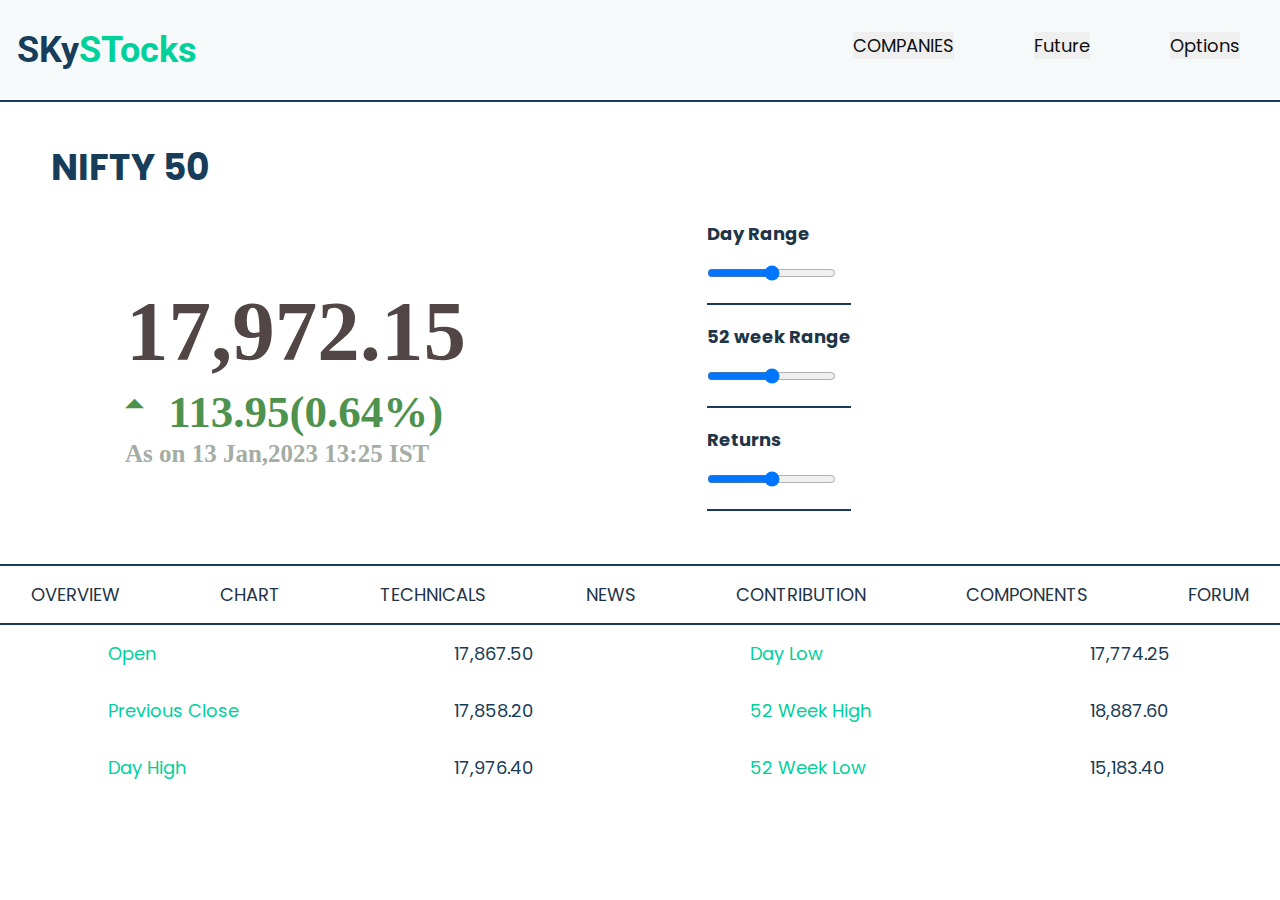
<file: nifty/index.html>
<!DOCTYPE html>
<html lang="en">
<head>
    <meta charset="UTF-8">
    <meta http-equiv="X-UA-Compatible" content="IE=edge">
    <meta name="viewport" content="width=device-width, initial-scale=1.0">
    <title>Nifty</title>
    <link rel="stylesheet" href="style.css">
    <link rel="stylesheet" href="https://fonts.googleapis.com/css2?family=Material+Symbols+Outlined:opsz,wght,FILL,GRAD@48,400,0,0" />
</head>
<body>
    <nav>
        <div class="containerss">
            <a href="#"><h1>SKy<span>STocks</span></h1></a>
         </div>
        <div>
            <ul class="nav-ul">
                <div class="dropdown">
                    <button class="dropbtn">COMPANIES
                    </button>
                    <div class="dropdown-content">
                      <a href="bse.html">BSE</a>
                      <a href="nse.html">NSE</a>
                      <a href="reliance.html">Reliance</a>
                      <a href="tata.html">Tata Steel</a>
                      <a href="ashoka.html">Ashoka LEYLAND</a>
                      <a href="cipla.html">Cipla</a>
                      <a href="eicher.html">Eicher Motors</a>
                     
                    </div>
                  </div>
                  <div class="dropdown">
                    <button class="dropbtn">Future
                    </button>
                    <div class="dropdown-content">
                      <a href="#">Dark</a>
                      <a href="#">Negative</a>
                      <a href="#">Sucide</a>
                    </div>
                  </div>
                <div class="dropdown">
                    <button class="dropbtn">Options
                    </button>
                    <div class="dropdown-content">
                      <a href="../login/login.html">Login/Sign Up</a>
                    </div>
                  </div>
            </ul>
        </div>
    </nav>
    <hr>
    <header>
        <div class="nifty"><h1>NIFTY 50</h1></div>
    </header>

    <section class="container">
        <div class="display">
            <h1><strong>17,972.15</strong> </h1>
            <h2><strong><span class="material-symbols-outlined">
                arrow_drop_up
                </span> 113.95(0.64%)</strong></h2>
            <h3>As on 13 Jan,2023 13:25 IST</h3>
        </div>
        <div class="details">
            <div>
                <h3>Day Range</h3>
                <br>
                <label for="customRange1" class="form-label"></label>
                <input type="range" class="form-range" id="customRange1">
                <br>
                <br>
                <hr>
                <br>
            </div>
            <div>
                <h3>52 week Range</h3>
                <br>
                <label for="customRange1" class="form-label"></label>
                <input type="range" class="form-range" id="customRange1">
                <br>
                <br>
                <hr>
                <br>
            </div>
            <div>
                <h3>Returns</h3>
                <br>
                <label for="customRange1" class="form-label"></label>
                <input type="range" class="form-range" id="customRange1">
                <br>
                <br>
                <hr>
                <br>
            </div>
        </div>
    </section>
    <hr>
    <section class="options-cointainer">
        <ul>
            <li><a href="#">OVERVIEW</a></li>
            <li><a href="#">CHART</a></li>
            <li><a href="#">TECHNICALS</a></li>
            <li><a href="#">NEWS</a></li>
            <li><a href="#">CONTRIBUTION</a></li>
            <li><a href="#">COMPONENTS</a></li>
            <li><a href="#">FORUM</a></li>
        </ul>
    </section>
    <hr>
    <section class="view-details">
        <div class="box-1">
            <div class="box-11">
                <ul>
                    <li><a href="#">Open</a></li>
                    <li><a href="#">Previous Close</a></li>
                    <li><a href="#">Day High</a></li>
                </ul>
            </div>
            <div class="box-12">
                <ul>
                    <li><a href="#">17,867.50</a></li>
                    <li><a href="#">17,858.20</a></li>
                    <li><a href="#">17,976.40</a></li>
                </ul>
            </div>
        </div>

        <div class="box-2">
            <div class="box-21">
                <ul>
                    <li><a href="#">Day Low</a></li>
                    <li><a href="#">52 Week High</a></li>
                    <li><a href="#">52 Week Low</a></li>
                </ul>
            </div>
            <div class="box-22">
                <ul>
                    <li><a href="#">17,774.25</a></li>
                    <li><a href="#">18,887.60</a></li>
                    <li><a href="#">15,183.40</a></li>
                </ul>
            </div>
        </div>
    </section>
    <script src="../nifty/script.js"></script>
</body>
</html>
</file>
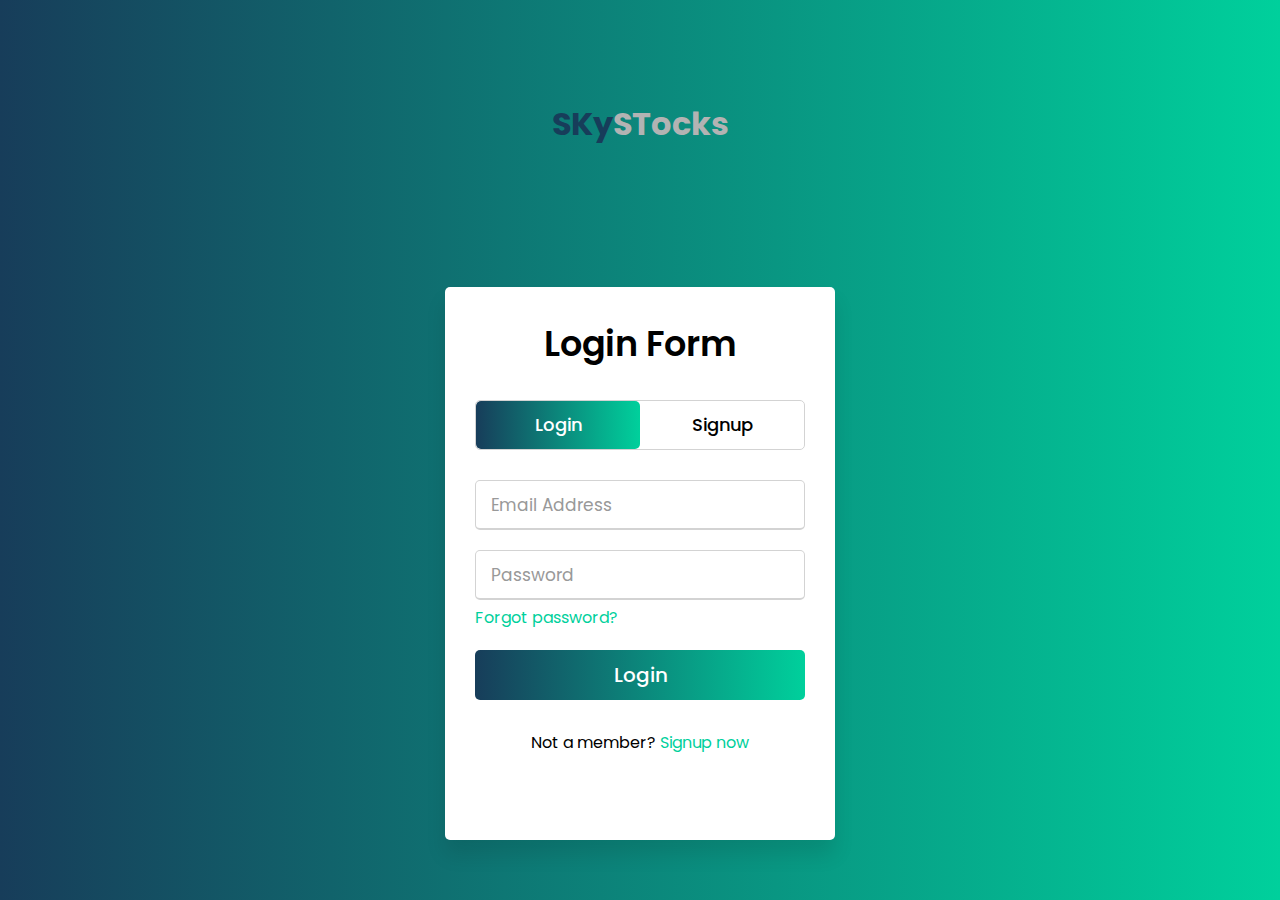
<file: login/login.html>
<!-- <!DOCTYPE html>
<html lang="en">
  <head>
    <meta charset="UTF-8" />
    <meta http-equiv="X-UA-Compatible" content="IE=edge" />
    <meta name="viewport" content="width=device-width, initial-scale=1.0" />
    <title>Login</title>
    <link rel="stylesheet" href="loginstyle.css" />
  </head>
  <body>
    <nav>
      <div class="container">
        <h1>SKy<span>STocks</span></h1>
      </div>
    </nav>
    <div class="wrapper">
      <div class="title-text">
        <div class="title login">Login Form</div>
        <div class="title signup">Signup Form</div>
      </div>
      <div class="form-container">
        <div class="slide-controls">
          <input type="radio" name="slide" id="login" checked />
          <input type="radio" name="slide" id="signup" />
          <label for="login" class="slide login">Login</label>
          <label for="signup" class="slide signup">Signup</label>
          <div class="slider-tab"></div>
        </div>
        <div class="form-inner">
          <form action="#" class="login">
            <div class="field">
              <input type="text" placeholder="Email Address" required />
            </div>
            <div class="field">
              <input type="password" placeholder="Password" required />
            </div>
            <div class="pass-link">
              <a href="#">Forgot password?</a>
            </div>
            <div class="field btn" onclick="{dataindex()}">
              <div class="btn-layer">Login</div>
            </div>
            <div class="signup-link">
              Not a member? <a href="">Signup now</a>
            </div>
          </form>
          <form action="#" class="signup">
            <div class="field">
              <input type="text" placeholder="User Id/Name" required />
            </div>
            <div class="field">
              <input
                class="emailfield"
                type="email"
                placeholder="Email Address"
                required
              />
            </div>
            <div class="field">
              <input
                class="passwordfield"
                type="password"
                placeholder="Password"
                required
              />
            </div>
            <div class="field">
              <input type="password" placeholder="Confirm password" required />
            </div>
            <div class="field btn">
              <div class="btn-layer"></div>
              <input type="submit" value="Signup" />
            </div>
          </form>
        </div>
      </div>
    </div>
    <script>
         const loginText = document.querySelector(".title-text .login");
         const loginForm = document.querySelector("form.login");
         const loginBtn = document.querySelector("label.login");
         const signupBtn = document.querySelector("label.signup");
         const signupLink = document.querySelector("form .signup-link a");
         let email = document.getElementsByClassName("emailfield").value;
         let password = document.getElementsByClassName("passwordfield").value;
         console.log(email);
         signupBtn.onclick = () => {
           loginForm.style.marginLeft = "-50%";
           loginText.style.marginLeft = "-50%";
         };
         loginBtn.onclick = () => {
           loginForm.style.marginLeft = "0%";
           loginText.style.marginLeft = "0%";
         };
         signupLink.onclick = () => {
           signupBtn.click();
           return false;
         };

         // async function login() {
         //   let results = await axios.get(
         //     `http://127.0.0.1:8000/login?email=${email}&password=${password}`
         //   );
         //   console.log(results);
         // }
         // url="http://127.0.0.1:8000/indexbse"
         // async function dataindex() {
         //   const response = await fetch(url);
         //   const data = await response.json();
         //   console.log(data)
         //   return data;
         // }
         async function dataindex(){
            const response = await fetch(
            "http://localhost:8000/indexbse",
            {
               method: "POST",
               headers: {
                  "Content-Type": "application/json",
               },
               mode: "cors"
               
            })

         const data = await response.json();
         console.log(12343545)
         console.log(data)
         }
    </script>
  </body>
</html> -->
<!DOCTYPE html>
<html lang="en">
<head>
    <meta charset="UTF-8">
    <meta http-equiv="X-UA-Compatible" content="IE=edge">
    <meta name="viewport" content="width=device-width, initial-scale=1.0">
    <title>Login</title>
    <link rel="stylesheet" href="loginstyle.css">
</head>
<body>
   <nav>
      <div class="container">
         <h1>SKy<span>STocks</span></h1>
      </div>
   </nav>
    <div class="wrapper">
        <div class="title-text">
           <div class="title login">
              Login Form
           </div>
           <div class="title signup">
              Signup Form
           </div>
        </div>
        <div class="form-container">
           <div class="slide-controls">
              <input type="radio" name="slide" id="login" checked>
              <input type="radio" name="slide" id="signup">
              <label for="login" class="slide login">Login</label>
              <label for="signup" class="slide signup">Signup</label>
              <div class="slider-tab"></div>
           </div>
           <div class="form-inner">
              <form action="#" class="login">
                 <div class="field">
                    <input type="text" placeholder="Email Address" required>
                 </div>
                 <div class="field">
                    <input type="password" placeholder="Password" required>
                 </div>
                 <div class="pass-link">
                    <a href="#">Forgot password?</a>
                 </div>
                 <div class="field btn">
                    <div class="btn-layer"></div>
                    <input type="submit" value="Login">
                 </div>
                 <div class="signup-link">
                    Not a member? <a href="">Signup now</a>
                 </div>
              </form>
              <form action="#" class="signup">
                <div class="field">
                    <input type="text" placeholder="User Id/Name" required>
                 </div>
                 <div class="field">
                    <input type="email" placeholder="Email Address" required>
                 </div>
                 <div class="field">
                    <input type="password" placeholder="Password" required>
                 </div>
                 <div class="field">
                    <input type="password" placeholder="Confirm password" required>
                 </div>
                 <div class="field btn">
                    <div class="btn-layer"></div>
                    <input type="submit" value="Signup">
                 </div>
              </form>
           </div>
        </div>
     </div>
     <script>
        const loginText = document.querySelector(".title-text .login");
        const loginForm = document.querySelector("form.login");
        const loginBtn = document.querySelector("label.login");
        const signupBtn = document.querySelector("label.signup");
        const signupLink = document.querySelector("form .signup-link a");
        signupBtn.onclick = (()=>{
          loginForm.style.marginLeft = "-50%";
          loginText.style.marginLeft = "-50%";
        });
        loginBtn.onclick = (()=>{
          loginForm.style.marginLeft = "0%";
          loginText.style.marginLeft = "0%";
        });
        signupLink.onclick = (()=>{
          signupBtn.click();
          return false;
        });
        async function login() {
           let results = await axios.get(
             `http://127.0.0.1:8000/login?email=${email}&password=${password}`
           );
           console.log(results);
         }
        login()
     </script>
</body>
</html>
</file>
<file: nifty/style.css>
@import url('https://fonts.googleapis.com/css2?family=Poppins:wght@400;500&family=Roboto:ital,wght@1,400;1,500&display=swap');

/* Intilaizing Few Parameters */
*{
    margin: 0;
    padding: 0;
    /* background: -webkit-linear-gradient(left, #173d5a, #00d09c); */
    /* z-index: -1; */
    
}
hr{
    border: 1px solid #173d5a;
}
nav{
    display: flex;
    justify-content:space-between;
    align-items: center;
    flex-wrap: wrap;
    height: 100px;
    background-color: rgba(246, 249, 249, 0.993);
}
nav .containerss a{
    text-decoration: none;
}
nav h1{
    /* margin-top: 12px; */
    color:#173d5a;
    font-family: Roboto,sans-serif;
    margin-left: 15px;
    font-size: 36px;
}
nav .containerss span{
    color:#00d099;
    font-family: Roboto,sans-serif;
}
nav h1:hover{
    color:#00d084 ;
}
nav .containerss span:hover{
    color:#27b56b ;
}
nav .containerss{
    justify-content: start;
    margin-left: 2px;
}
.nav-ul{
    list-style: none;
    display: flex;
    margin-inline: auto;
    align-items: center;
    justify-content: start;
}
.dropdown {
    float: left;
    overflow: hidden;
  }
  
  .dropdown .dropbtn {
    color: rgb(14, 16, 15);
    text-decoration: none;
    font-size: 18px;
    font-family:Poppins,sans-serif ;
    transition: 0.4s;  
    border: none;
    outline: none;
    margin: 40px;
    margin-top: 30px;
  }
  
/* .dropdown:hover .dropbtn:hover {
    color: #183b56;
    border: 3px solid;
    border-color: #00d09c;
    background-color: transparent;
    border-radius: 25px;
    font-size: 18px;
    padding:8px;
  } */
  
  .dropdown-content {
    display: none;
    position: absolute;
    background-color: #f9f9f9;
    min-width: 160px;
    box-shadow: 0px 8px 16px 0px #1fc488;
    z-index: 1;
    border-radius: 14px;
  }
  
  .dropdown-content a {
    float: none;
    color: rgb(31, 52, 70);
    padding: 12px 16px;
    font-family:Poppins,sans-serif ;
    text-decoration: none;
    display: block;
    text-align: center;
  }
  
  .dropdown-content a:hover {
    background-color: #159673;
    border-radius: 14px;
  }
  
  .dropdown:hover .dropdown-content {
    display: block;
  }

header{
    display: flex;
    margin-inline: auto;
}
header h1{
    font-size: 36px;
    margin-left: 46px;
    color:#173d5a;
    padding: 5px;
    border: 3px;
    margin-top: 33px;
    font-family:Poppins,sans-serif ;
    transition: 0.4s;
}
header h1:hover{
    color: black;
    border: 3px solid;
    border-color: #00d09c;
    background-color: transparent;
    /* background-color: #577592; */
    padding: 5px;
    border-radius: 20px;
}

.container{
    max-width: 1180px;
    padding: 20px;
    display: flex;
    margin-inline: auto;
    flex-wrap: wrap;
    align-items: center;
    margin-bottom: 15px;
}
.container .display{
    margin: 40px;
    margin-left: 60px;
}

.container .display h1{
    font-size: 85px;
    margin: 1px;
    padding: 15px;
    padding-bottom: 0px;
    margin-bottom: 0px;
    color: rgb(81, 69, 69);
    transition: 0.4s
    /* font-family: Roboto,sans-serif; */
}
.container .display h1:hover{
    color: black;
}
.container .display h2{
    font-size: 45px;
    padding: 2px;
    /* font-family: Roboto,sans-serif; */
    color: rgb(78, 146, 78);
}
.container .display h2:hover{
    color: rgb(7, 131, 7);
}
.container .display h2 span{
    font-size: 45px;
}
.container .display h3{
    font-size: 25px;
    padding: 15px;
    padding-top: 0px;
    /* font-family: Roboto,sans-serif; */
    color: rgb(164, 173, 164);
}
.container .display h3:hover{
    color: rgb(149, 174, 149);
}

.container .details{
    display:flex ;
    flex-direction: column;
    margin-left: 185px;

}
.container .details h3{
    color: rgb(32, 53, 71);
    font-size: 18px;
    font-family:Poppins,sans-serif ;
}

.options-cointainer{
    display: flex;
    align-items: center;
    justify-content: center;
    margin-top: 15px;
    margin-bottom: 15px;
}
.options-cointainer ul{
    list-style: none;
    display: flex;
    gap: 100px;
    flex-wrap: wrap;
}
.options-cointainer  li a{
    color: rgb(31, 52, 70);
    text-decoration: none;
    font-size: 18px;
    font-family:Poppins,sans-serif ;
    transition: 0.4s;
}
.options-cointainer li a:hover{
    color: #66e3c4;
    padding: 15px;
    border-top: 2px solid #00d09c;
    border-bottom: 2px solid #00d09c;
    border-radius:  2px; ;
}

.view-details{
    display: flex;
    flex-direction: row;
    align-items: center;
    justify-content: space-around;
    /* margin: 15px; */
    flex-wrap:wrap ;
}
.view-details li{
    list-style: none;
    padding: 15px;
    font-size: 18px;
    
}
.view-details a{
    text-decoration: none;
    color: #00d09c;
    font-family: Poppins,sans-serif;
    transition: 0.5s;
}
.view-details a:hover{
    color:#183b56;
}
.box-1{
    display: flex;
    flex-direction: row;
    align-items: center;
    justify-content: space-around;
    width: 50%;
}
.box-12 a{
    color:#183b56;
}
.box-12 a:hover{
    color: black;
}
.box-2{
    display: flex;
    flex-direction: row;
    align-items: center;
    justify-content: space-around;
    width: 50%;
}
.box-22 a{
    color:#183b56;
}
.box-22 a:hover{
    color: black;
}
</file>
<file: login/loginstyle.css>
@import url('https://fonts.googleapis.com/css?family=Poppins:400,500,600,700&display=swap');
*{
  margin: 0;
  padding: 0;
  box-sizing: border-box;
  font-family: 'Poppins', sans-serif;
}
html,body{
  display: grid;
  height: 100%;
  width: 100%;
  place-items: center;
  background: -webkit-linear-gradient(left, #173d5a, #00d09c);
}
::selection{
  background: #fa4299;
  color: #fff;
}
nav{
  max-width: 1180px;
  margin-inline: auto;
  padding: 20px;
  display: flex;
  align-items:flex-start;
  margin-top: 20px;
  justify-content: space-between;

}
nav h1{
  color: #173d5a;
}
nav span{
  color:#b3b3b3;
}
.wrapper{
  overflow: hidden;
  max-width: 390px;
  background: #fff;
  padding: 30px;
  border-radius: 5px;
  box-shadow: 0px 15px 20px rgba(0,0,0,0.1);
}
.wrapper .title-text{
  display: flex;
  width: 200%;
}
.wrapper .title{
  width: 50%;
  font-size: 35px;
  font-weight: 600;
  text-align: center;
  transition: all 0.6s cubic-bezier(0.68,-0.55,0.265,1.55);
}
.wrapper .slide-controls{
  position: relative;
  display: flex;
  height: 50px;
  width: 100%;
  overflow: hidden;
  margin: 30px 0 10px 0;
  justify-content: space-between;
  border: 1px solid lightgrey;
  border-radius: 5px;
}
.slide-controls .slide{
  height: 100%;
  width: 100%;
  color: #fff;
  font-size: 18px;
  font-weight: 500;
  text-align: center;
  line-height: 48px;
  cursor: pointer;
  z-index: 1;
  transition: all 0.6s ease;
}
.slide-controls label.signup{
  color: #000;
}
.slide-controls .slider-tab{
  position: absolute;
  height: 100%;
  width: 50%;
  left: 0;
  z-index: 0;
  border-radius: 5px;
  background: -webkit-linear-gradient(left, #173d5a, #00d09c);
  transition: all 0.6s cubic-bezier(0.68,-0.55,0.265,1.55);
}
input[type="radio"]{
  display: none;
}
#signup:checked ~ .slider-tab{
  left: 50%;
}
#signup:checked ~ label.signup{
  color: #fff;
  cursor: default;
  user-select: none;
}
#signup:checked ~ label.login{
  color: #000;
}
#login:checked ~ label.signup{
  color: #000;
}
#login:checked ~ label.login{
  cursor: default;
  user-select: none;
}
.wrapper .form-container{
  width: 100%;
  overflow: hidden;
}
.form-container .form-inner{
  display: flex;
  width: 200%;
}
.form-container .form-inner form{
  width: 50%;
  transition: all 0.6s cubic-bezier(0.68,-0.55,0.265,1.55);
}
.form-inner form .field{
  height: 50px;
  width: 100%;
  margin-top: 20px;
}
.form-inner form .field input{
  height: 100%;
  width: 100%;
  outline: none;
  padding-left: 15px;
  border-radius: 5px;
  border: 1px solid lightgrey;
  border-bottom-width: 2px;
  font-size: 17px;
  transition: all 0.3s ease;
}
.form-inner form .field input:focus{
  border-color: #173d5a;
  /* box-shadow: inset 0 0 3px #fb6aae; */
}
.form-inner form .field input::placeholder{
  color: #999;
  transition: all 0.3s ease;
}
form .field input:focus::placeholder{
  color: #b3b3b3;
}
.form-inner form .pass-link{
  margin-top: 5px;
}
.form-inner form .signup-link{
  text-align: center;
  margin-top: 30px;
}
.form-inner form .pass-link a,
.form-inner form .signup-link a{
  color: #00d09c;
  text-decoration: none;
}
.form-inner form .pass-link a:hover,
.form-inner form .signup-link a:hover{
  text-decoration: underline;
}
form .btn{
  height: 50px;
  width: 100%;
  border-radius: 5px;
  position: relative;
  overflow: hidden;
}
form .btn .btn-layer{
  height: 100%;
  width: 300%;
  position: absolute;
  left: -100%;
  background: -webkit-linear-gradient(right, #173d5a, #00d09c, #173d5a, #00d09c);
  border-radius: 5px;
  transition: all 0.4s ease;;
}
form .btn:hover .btn-layer{
  left: 0;
}
form .btn input[type="submit"]{
  height: 100%;
  width: 100%;
  z-index: 1;
  position: relative;
  background: none;
  border: none;
  color: #fff;
  padding-left: 0;
  border-radius: 5px;
  font-size: 20px;
  font-weight: 500;
  cursor: pointer;
}
</file>
